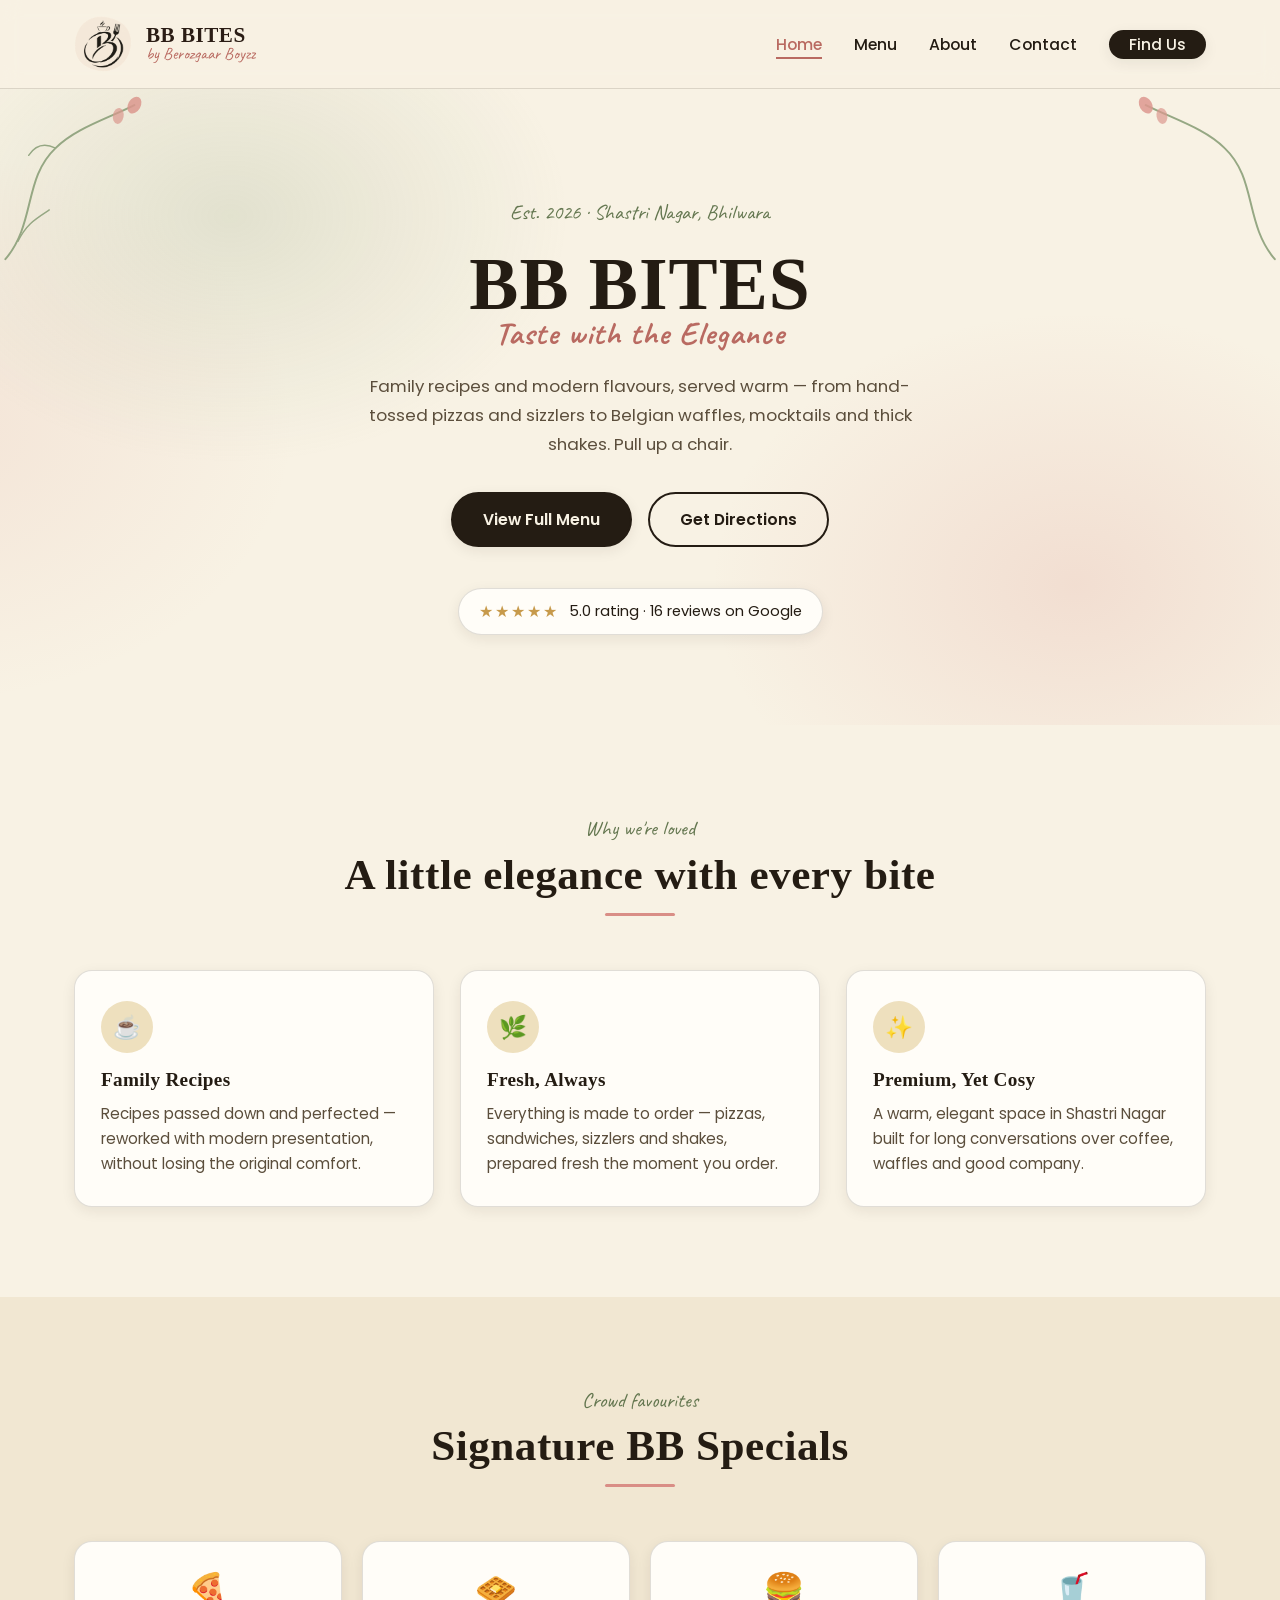
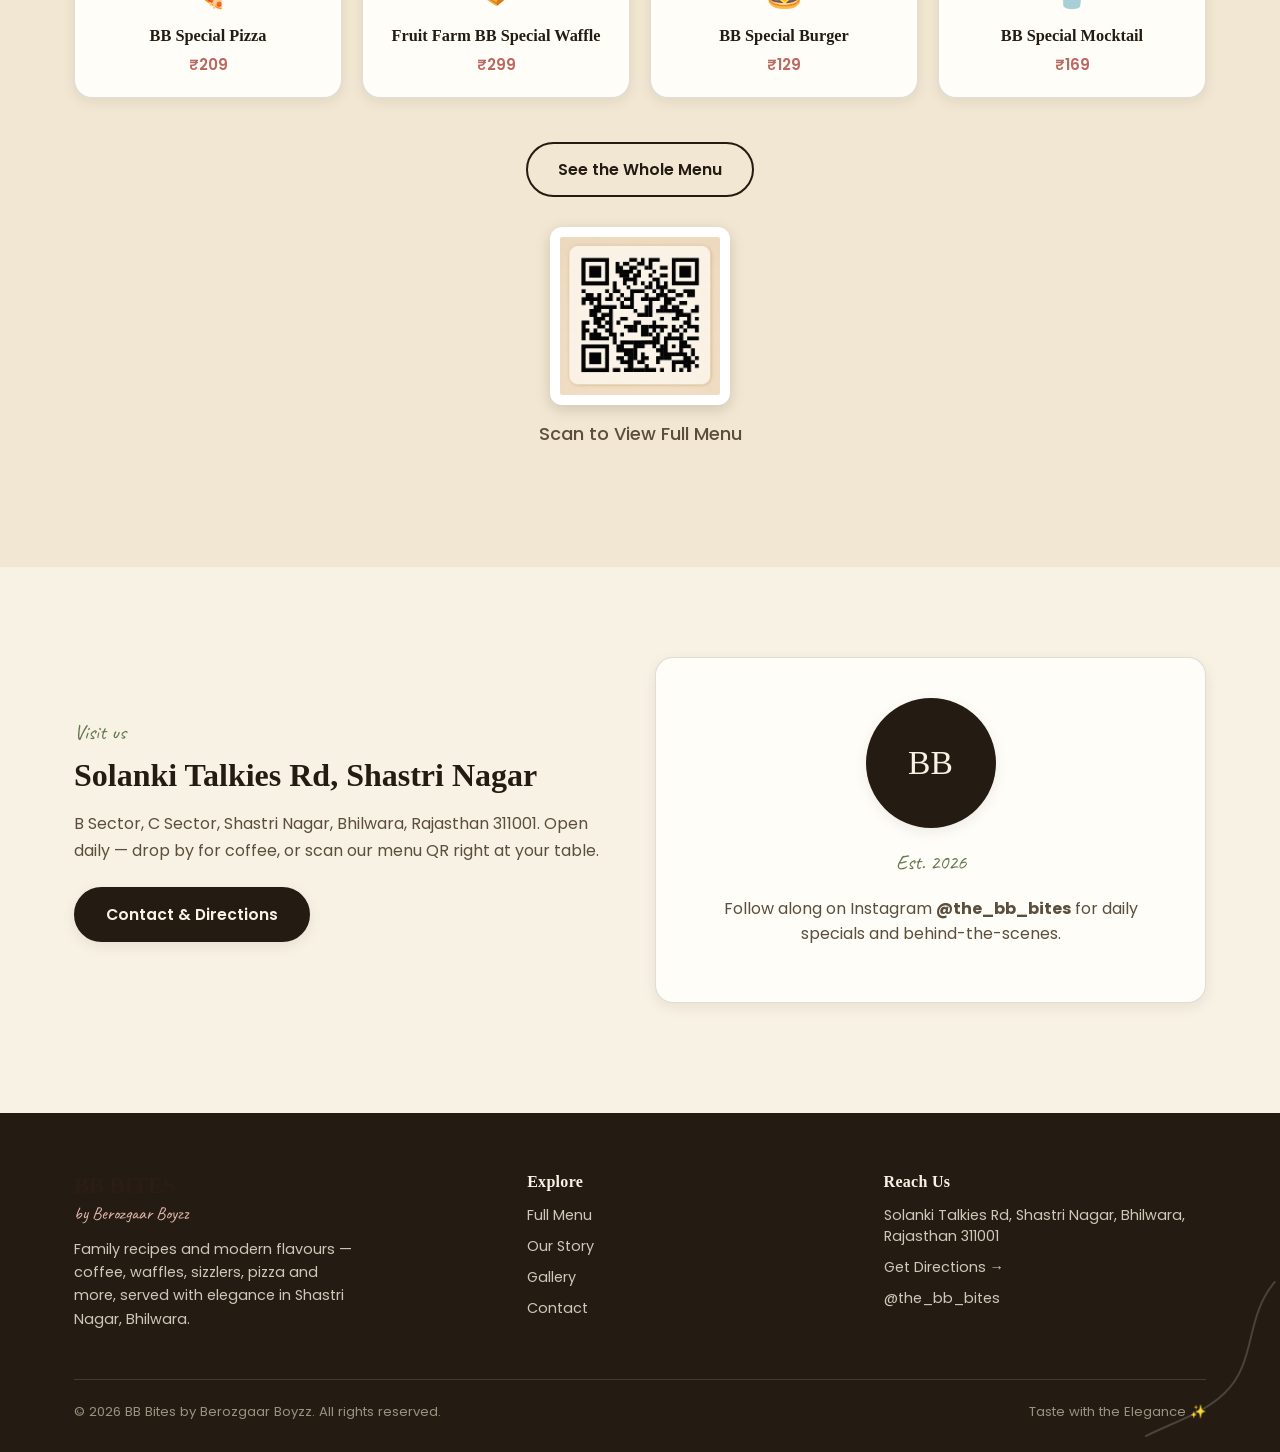
<file: index.html>
<!DOCTYPE html>
<html lang="en">
<head>
<meta charset="UTF-8">
<meta name="viewport" content="width=device-width, initial-scale=1.0">
<title>BB Bites by Berozgaar Boyzz — Taste with the Elegance</title>
<meta name="description" content="BB Bites — a cosy Bhilwara cafe serving coffee, waffles, sizzlers, pizza, shakes and more. Family recipes, modern flavours.">
<link rel="icon" href="data:,">
<link rel="stylesheet" href="style.css">
</head>
<body>

<header class="site-header">
  <nav class="nav wrap">
<a href="index.html" class="brand">
    <img src="images/logo.png" alt="BB Bites Logo" class="logo">

    <div class="brand-text">
        <span class="name">BB BITES</span>
        <span class="tag">by Berozgaar Boyzz</span>
    </div>
</a>
    <ul class="nav-links">
      <li><a href="index.html">Home</a></li>
      <li><a href="menu.html">Menu</a></li>
      <li><a href="about.html">About</a></li>
      
      <li><a href="contact.html">Contact</a></li>
      <li><a href="contact.html#location" class="nav-cta">Find Us</a></li>
    </ul>
    <button class="burger" aria-label="Toggle menu" aria-expanded="false"><span></span></button>
  </nav>
</header>

<main>

  <!-- HERO -->
  <section class="hero">
    <div class="hero-blob"></div>
    <svg class="leaf-corner tl" viewBox="0 0 200 200" aria-hidden="true">
      <path d="M6 190 C 40 150, 26 100, 62 66 C 84 44, 118 34, 150 18" stroke="#8CA07A" stroke-width="2.2" fill="none" stroke-linecap="round"/>
      <path d="M20 170 C 30 150, 40 145, 55 135" stroke="#8CA07A" stroke-width="1.6" fill="none" stroke-linecap="round"/>
      <ellipse cx="150" cy="18" rx="7" ry="10" fill="#D98E86" opacity="0.85" transform="rotate(30 150 18)"/>
      <ellipse cx="132" cy="30" rx="6" ry="9" fill="#D98E86" opacity="0.7" transform="rotate(10 132 30)"/>
      <path d="M62 66 C 50 60, 40 62, 32 74" stroke="#8CA07A" stroke-width="1.6" fill="none" stroke-linecap="round"/>
    </svg>
    <svg class="leaf-corner tr" viewBox="0 0 200 200" aria-hidden="true">
      <path d="M6 190 C 40 150, 26 100, 62 66 C 84 44, 118 34, 150 18" stroke="#8CA07A" stroke-width="2.2" fill="none" stroke-linecap="round"/>
      <ellipse cx="150" cy="18" rx="7" ry="10" fill="#D98E86" opacity="0.85" transform="rotate(30 150 18)"/>
      <ellipse cx="132" cy="30" rx="6" ry="9" fill="#D98E86" opacity="0.7" transform="rotate(10 132 30)"/>
    </svg>
    <div class="wrap">
      <span class="eyebrow">Est. 2026 · Shastri Nagar, Bhilwara</span>
      <h1>BB BITES
        <span class="script">Taste with the Elegance</span>
      </h1>
      <p class="lede">Family recipes and modern flavours, served warm — from hand-tossed pizzas and sizzlers to Belgian waffles, mocktails and thick shakes. Pull up a chair.</p>
      <div class="hero-actions">
        <a href="menu.html" class="btn btn-solid">View Full Menu</a>
        <a href="contact.html#location" class="btn btn-outline">Get Directions</a>
      </div>
      <div class="rating-strip">
        <span class="stars">★★★★★</span>
        <span>5.0 rating · 16 reviews on Google</span>
      </div>
    </div>
  </section>

  <!-- WHY BB BITES -->
  <section class="section">
    <div class="wrap">
      <div class="section-head">
        <span class="eyebrow">Why we're loved</span>
        <h2>A little elegance with every bite</h2>
        <div class="divider"></div>
      </div>
      <div class="grid-3">
        <div class="card">
          <div class="icon">☕</div>
          <h3>Family Recipes</h3>
          <p>Recipes passed down and perfected — reworked with modern presentation, without losing the original comfort.</p>
        </div>
        <div class="card">
          <div class="icon">🌿</div>
          <h3>Fresh, Always</h3>
          <p>Everything is made to order — pizzas, sandwiches, sizzlers and shakes, prepared fresh the moment you order.</p>
        </div>
        <div class="card">
          <div class="icon">✨</div>
          <h3>Premium, Yet Cosy</h3>
          <p>A warm, elegant space in Shastri Nagar built for long conversations over coffee, waffles and good company.</p>
        </div>
      </div>
    </div>
  </section>

  <!-- SIGNATURE PICKS -->
  <section class="section" style="background:var(--cream-deep);">
    <div class="wrap">
      <div class="section-head">
        <span class="eyebrow">Crowd favourites</span>
        <h2>Signature BB Specials</h2>
        <div class="divider"></div>
      </div>
      <div class="dish-strip">
        <div class="dish">
          <span class="emoji">🍕</span>
          <h4>BB Special Pizza</h4>
          <span class="price">₹209</span>
        </div>
        <div class="dish">
          <span class="emoji">🧇</span>
          <h4>Fruit Farm BB Special Waffle</h4>
          <span class="price">₹299</span>
        </div>
        <div class="dish">
          <span class="emoji">🍔</span>
          <h4>BB Special Burger</h4>
          <span class="price">₹129</span>
        </div>
        <div class="dish">
          <span class="emoji">🥤</span>
          <h4>BB Special Mocktail</h4>
          <span class="price">₹169</span>
        </div>
      </div>
      <div class="insta-cta">
        <a href="menu.html" class="btn btn-outline">See the Whole Menu</a>
      </div>
    </div>
    <div style="text-align:center; margin-top:30px;">
    <div class="menu-qr">
    <img src="images/menu-qr.png" alt="Menu QR">
    <p>Scan to View Full Menu</p>
    </div>
  
  </section>
  

  <!-- QUICK CONTACT / QR TEASER -->
  <section class="section">
    <div class="wrap grid-2">
      <div>
        <span class="eyebrow">Visit us</span>
        <h2 style="font-family:var(--f-display); font-size:2rem; margin:0.2em 0 0.5em;">Solanki Talkies Rd, Shastri Nagar</h2>
        <p style="color:var(--ink-soft); line-height:1.7;">B Sector, C Sector, Shastri Nagar, Bhilwara, Rajasthan 311001. Open daily — drop by for coffee, or scan our menu QR right at your table.</p>
        <div class="hero-actions" style="justify-content:flex-start; margin-top:1.4rem;">
          <a href="contact.html" class="btn btn-solid">Contact &amp; Directions</a>
        </div>
      </div>
      <div class="story-figure">
        <div class="badge-lg">BB</div>
        <p class="est">Est. 2026</p>
        <p style="color:var(--ink-soft); margin-top:10px;">Follow along on Instagram <strong>@the_bb_bites</strong> for daily specials and behind-the-scenes.</p>
      </div>
    </div>
  </section>

</main>

<footer class="site-footer">
  <svg class="leaf-corner br" viewBox="0 0 200 200" aria-hidden="true" style="opacity:0.18;">
    <path d="M6 190 C 40 150, 26 100, 62 66 C 84 44, 118 34, 150 18" stroke="#F8F2E4" stroke-width="2.2" fill="none" stroke-linecap="round"/>
  </svg>
  <div class="wrap">
    <div class="footer-grid">
      <div class="footer-brand">
        <span class="name">BB BITES</span>
        <span class="tag">by Berozgaar Boyzz</span>
        <p>Family recipes and modern flavours — coffee, waffles, sizzlers, pizza and more, served with elegance in Shastri Nagar, Bhilwara.</p>
      </div>
      <div class="footer-col">
        <h5>Explore</h5>
        <a href="menu.html">Full Menu</a>
        <a href="about.html">Our Story</a>
        <a href="gallery.html">Gallery</a>
        <a href="contact.html">Contact</a>
      </div>
      <div class="footer-col">
        <h5>Reach Us</h5>
        <p>Solanki Talkies Rd, Shastri Nagar, Bhilwara, Rajasthan 311001</p>
        <a href="https://maps.app.goo.gl/3ur3Chd5AxErweRk6?g_st=iw" target="_blank" rel="noopener">Get Directions →</a>
        <a href="https://instagram.com/the_bb_bites" target="_blank" rel="noopener">@the_bb_bites</a>
      </div>
    </div>
    <div class="footer-bottom">
      <span>© 2026 BB Bites by Berozgaar Boyzz. All rights reserved.</span>
      <span>Taste with the Elegance ✨</span>
    </div>
  </div>
</footer>

<script src="script.js"></script>
</body>
</html>
</file>
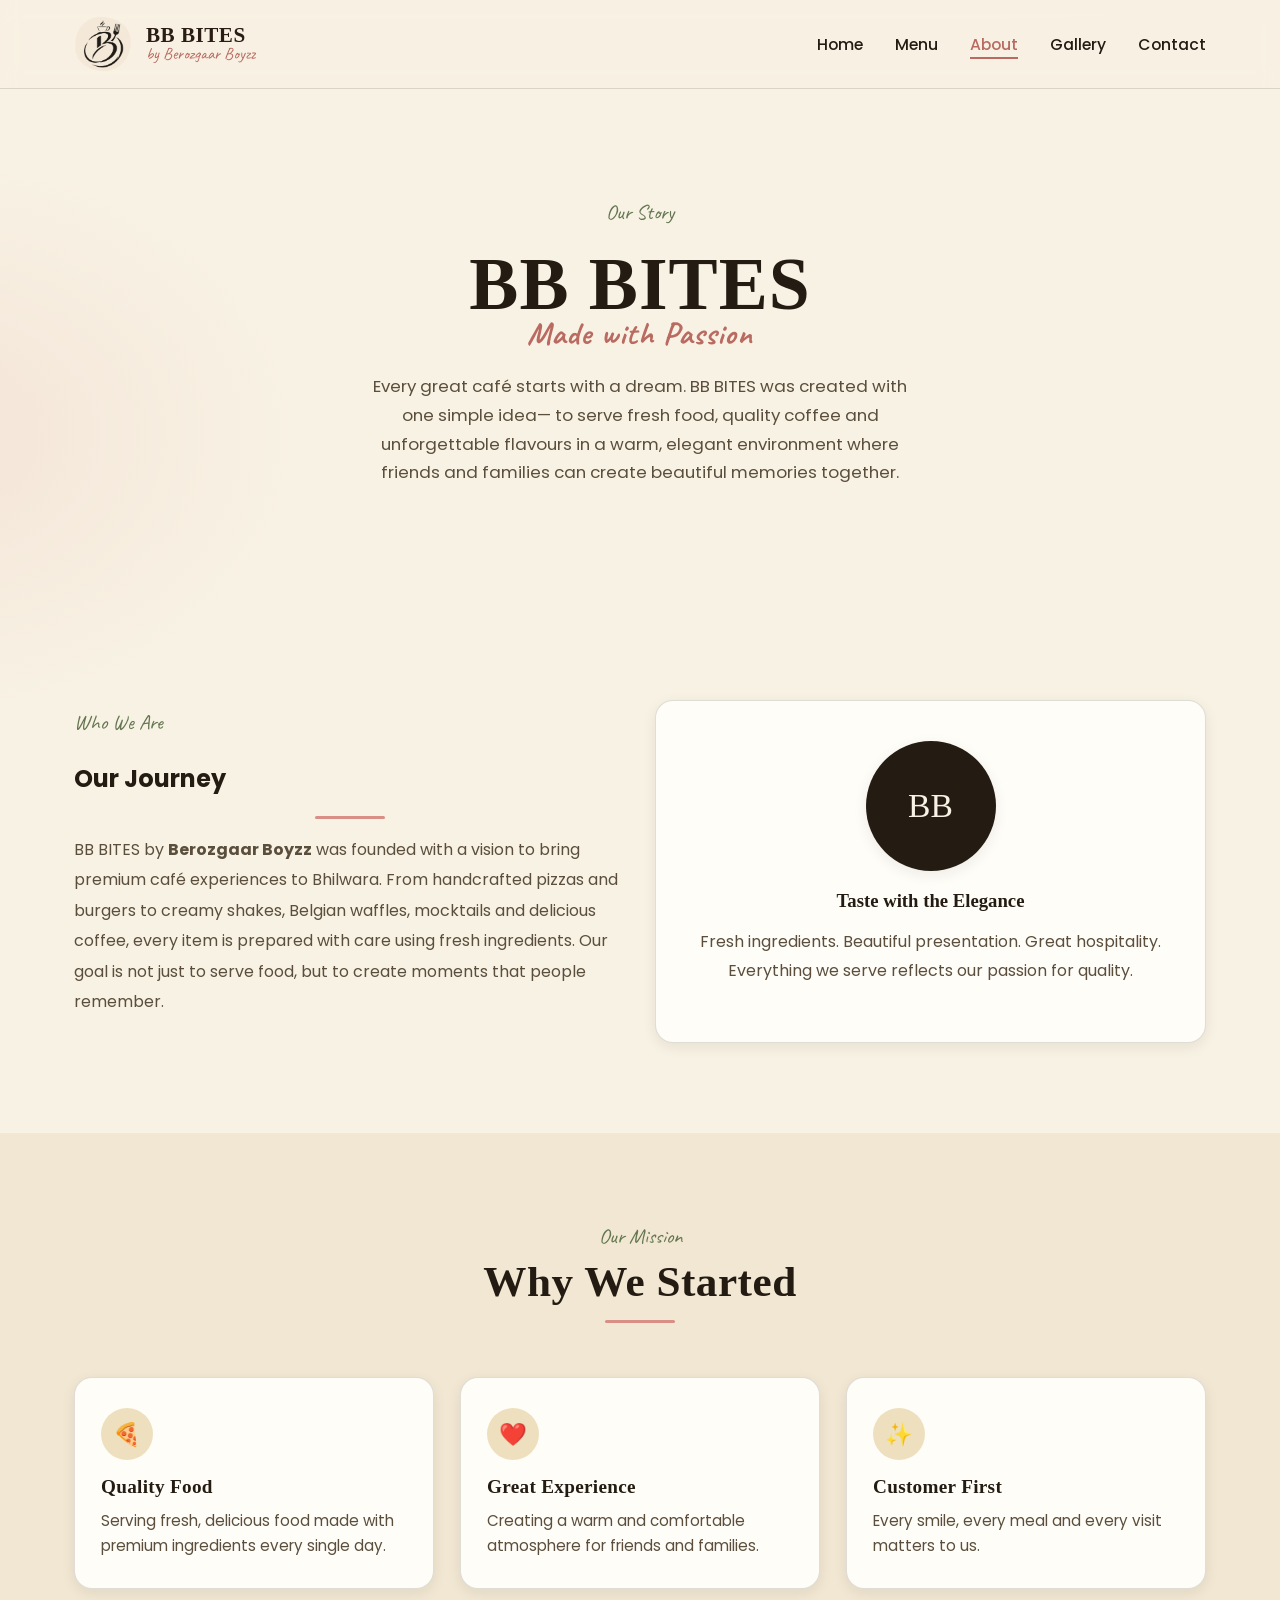
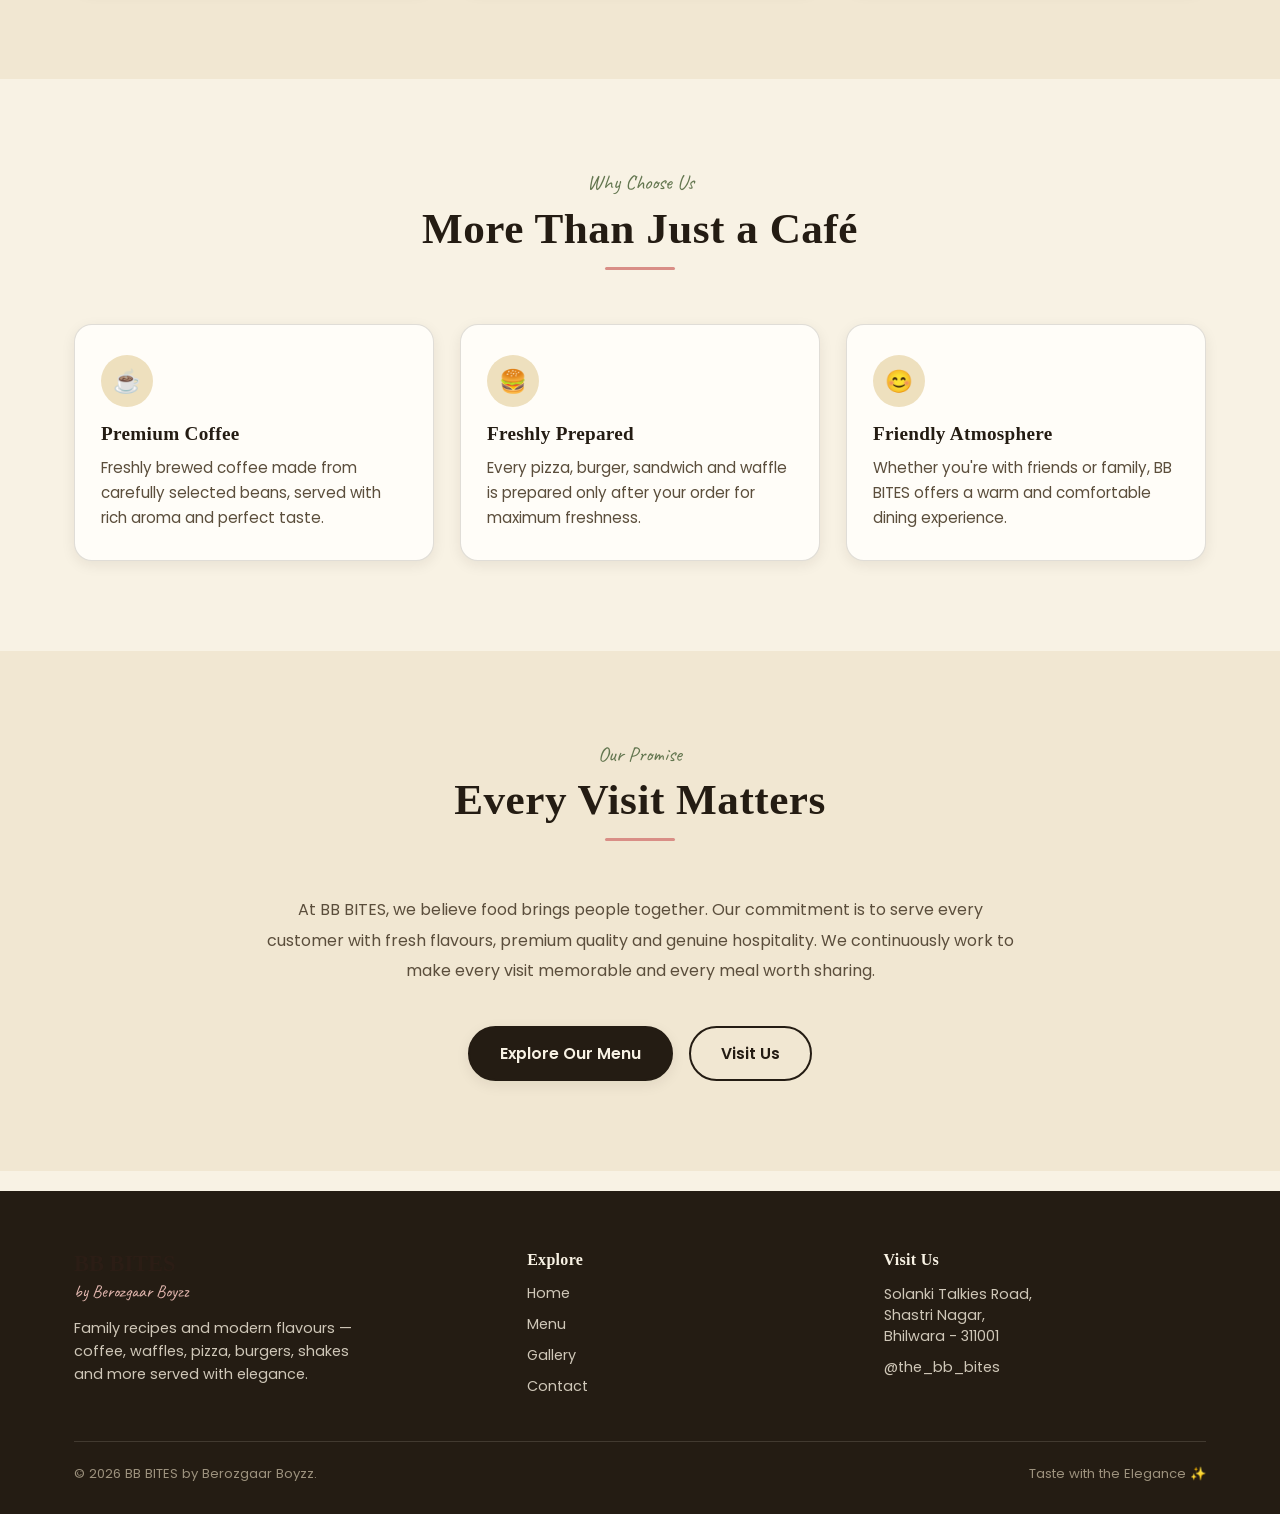
<file: about.html>
<!DOCTYPE html>
<html lang="en">
<head>
<meta charset="UTF-8">
<meta name="viewport" content="width=device-width, initial-scale=1.0">
<title>About | BB BITES</title>
<meta name="description" content="Learn the story behind BB BITES by Berozgaar Boyzz.">
<link rel="stylesheet" href="style.css">
</head>

<body>

<header class="site-header">
  <nav class="nav wrap">

    <a href="index.html" class="brand">
      <img src="images/logo.png" alt="BB Bites Logo" class="logo">

      <div class="brand-text">
        <span class="name">BB BITES</span>
        <span class="tag">by Berozgaar Boyzz</span>
      </div>
    </a>

    <ul class="nav-links">
      <li><a href="index.html">Home</a></li>
      <li><a href="menu.html">Menu</a></li>
      <li><a href="about.html" class="active">About</a></li>
      <li><a href="gallery.html">Gallery</a></li>
      <li><a href="contact.html">Contact</a></li>
    </ul>

    <button class="burger">
      <span></span>
    </button>

  </nav>
</header>

<main>

<section class="hero">
<div class="wrap">

<span class="eyebrow">
Our Story
</span>

<h1>
BB BITES
<span class="script">Made with Passion</span>
</h1>

<p class="lede">
Every great café starts with a dream. BB BITES was created with one simple idea—
to serve fresh food, quality coffee and unforgettable flavours in a warm, elegant
environment where friends and families can create beautiful memories together.
</p>

</div>
</section>

<section class="section">

<div class="wrap grid-2">

<div>

<span class="eyebrow">
Who We Are
</span>

<h2>
Our Journey
</h2>

<div class="divider"></div>

<p style="line-height:1.9;color:var(--ink-soft);">

BB BITES by <strong>Berozgaar Boyzz</strong> was founded with a vision to bring
premium café experiences to Bhilwara.

From handcrafted pizzas and burgers to creamy shakes,
Belgian waffles, mocktails and delicious coffee,
every item is prepared with care using fresh ingredients.

Our goal is not just to serve food,
but to create moments that people remember.

</p>

</div>

<div class="story-figure">

<div class="badge-lg">
BB
</div>

<h3 style="font-family:var(--f-display);margin-bottom:10px;">
Taste with the Elegance
</h3>

<p style="color:var(--ink-soft);line-height:1.8;">

Fresh ingredients.
Beautiful presentation.
Great hospitality.

Everything we serve reflects our passion for quality.

</p>

</div>

</div>

</section>

<section class="section" style="background:var(--cream-deep);">

<div class="wrap">

<div class="section-head">

<span class="eyebrow">
Our Mission
</span>

<h2>
Why We Started
</h2>

<div class="divider"></div>

</div>

<div class="grid-3">

<div class="card">

<div class="icon">🍕</div>

<h3>Quality Food</h3>

<p>

Serving fresh, delicious food made with premium ingredients every single day.

</p>

</div>

<div class="card">

<div class="icon">❤️</div>

<h3>Great Experience</h3>

<p>

Creating a warm and comfortable atmosphere for friends and families.

</p>

</div>

<div class="card">

<div class="icon">✨</div>

<h3>Customer First</h3>

<p>

Every smile, every meal and every visit matters to us.

</p>

</div>

</div>

</div>

</section>
  <section class="section">

  <div class="wrap">

    <div class="section-head">
      <span class="eyebrow">Why Choose Us</span>
      <h2>More Than Just a Café</h2>
      <div class="divider"></div>
    </div>

    <div class="grid-3">

      <div class="card">
        <div class="icon">☕</div>
        <h3>Premium Coffee</h3>
        <p>
          Freshly brewed coffee made from carefully selected beans,
          served with rich aroma and perfect taste.
        </p>
      </div>

      <div class="card">
        <div class="icon">🍔</div>
        <h3>Freshly Prepared</h3>
        <p>
          Every pizza, burger, sandwich and waffle is prepared only after
          your order for maximum freshness.
        </p>
      </div>

      <div class="card">
        <div class="icon">😊</div>
        <h3>Friendly Atmosphere</h3>
        <p>
          Whether you're with friends or family,
          BB BITES offers a warm and comfortable dining experience.
        </p>
      </div>

    </div>

  </div>

</section>

<section class="section" style="background:var(--cream-deep);">

  <div class="wrap">

    <div class="section-head">
      <span class="eyebrow">Our Promise</span>
      <h2>Every Visit Matters</h2>
      <div class="divider"></div>
    </div>

    <p style="max-width:760px;margin:auto;text-align:center;line-height:1.9;color:var(--ink-soft);">

      At BB BITES, we believe food brings people together.
      Our commitment is to serve every customer with fresh flavours,
      premium quality and genuine hospitality.
      We continuously work to make every visit memorable and every meal worth sharing.

    </p>

    <div class="hero-actions" style="margin-top:40px;justify-content:center;">
      <a href="menu.html" class="btn btn-solid">Explore Our Menu</a>
      <a href="contact.html" class="btn btn-outline">Visit Us</a>
    </div>

  </div>

</section>

</main>

<footer class="site-footer">

  <div class="wrap">

    <div class="footer-grid">

      <div class="footer-brand">
        <span class="name">BB BITES</span>
        <span class="tag">by Berozgaar Boyzz</span>

        <p>
          Family recipes and modern flavours —
          coffee, waffles, pizza, burgers,
          shakes and more served with elegance.
        </p>

      </div>

      <div class="footer-col">

        <h5>Explore</h5>

        <a href="index.html">Home</a>
        <a href="menu.html">Menu</a>
        <a href="gallery.html">Gallery</a>
        <a href="contact.html">Contact</a>

      </div>

      <div class="footer-col">

        <h5>Visit Us</h5>

        <p>
          Solanki Talkies Road,<br>
          Shastri Nagar,<br>
          Bhilwara - 311001
        </p>

        <a href="https://instagram.com/the_bb_bites" target="_blank">
          @the_bb_bites
        </a>

      </div>

    </div>

    <div class="footer-bottom">

      <span>
        © 2026 BB BITES by Berozgaar Boyzz.
      </span>

      <span>
        Taste with the Elegance ✨
      </span>

    </div>

  </div>

</footer>

<script src="script.js"></script>

</body>
</html>
</file>
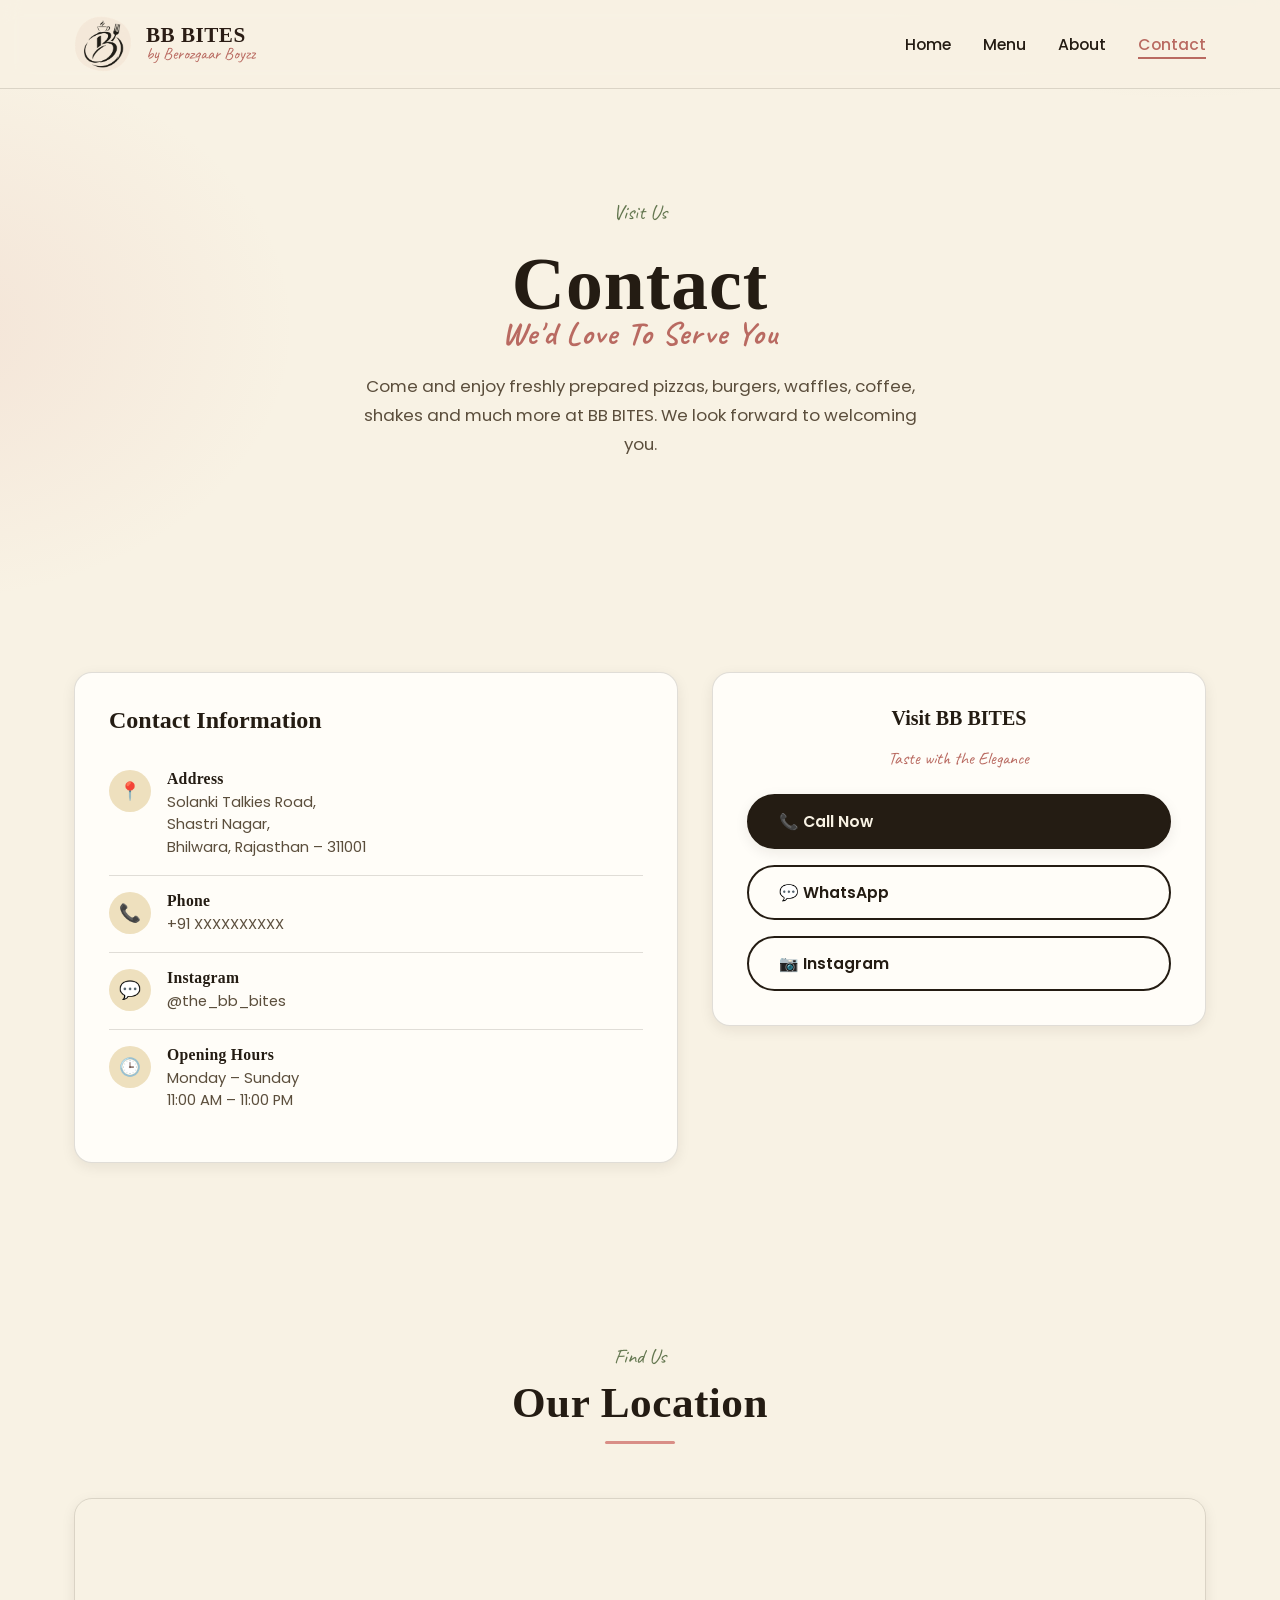
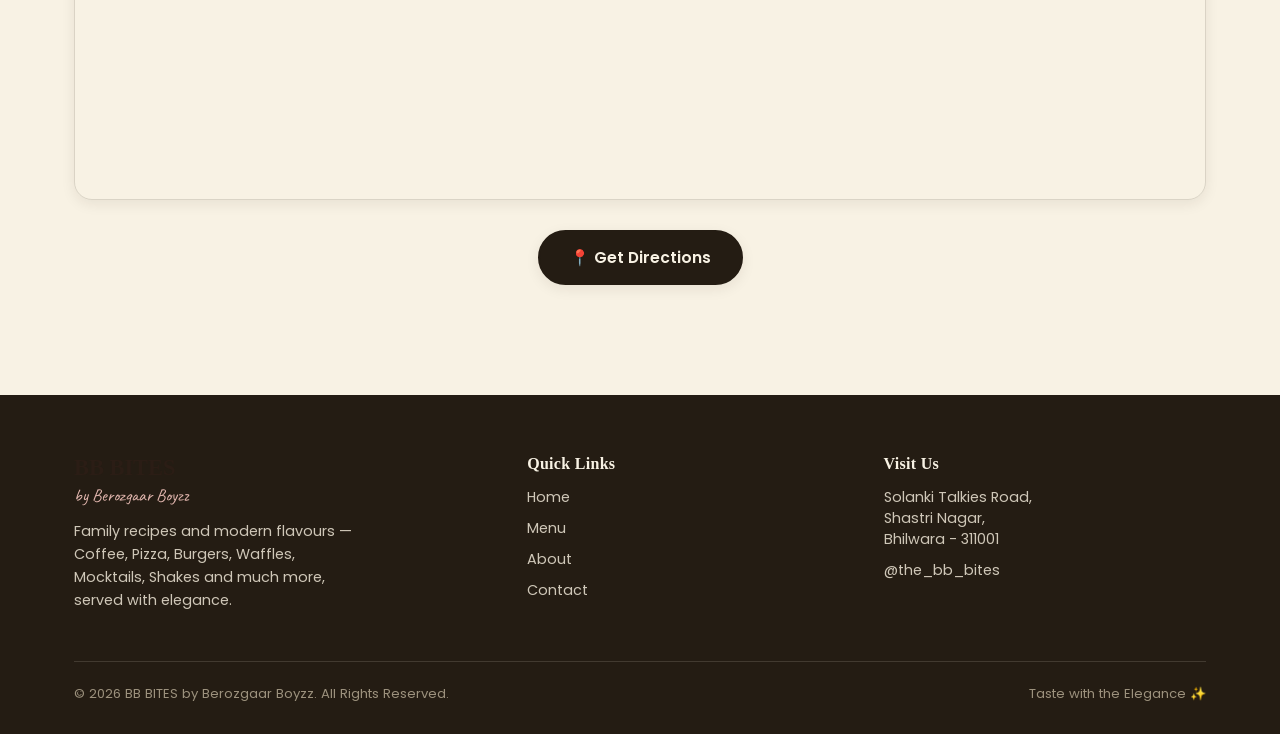
<file: contact.html>
<!DOCTYPE html>
<html lang="en">
<head>
<meta charset="UTF-8">
<meta name="viewport" content="width=device-width, initial-scale=1.0">
<title>Contact | BB BITES</title>
<meta name="description" content="Visit BB BITES in Shastri Nagar, Bhilwara. Contact us for directions and reservations.">
<link rel="stylesheet" href="style.css">
</head>

<body>

<header class="site-header">
  <nav class="nav wrap">

    <a href="index.html" class="brand">
      <img src="images/logo.png" alt="BB BITES Logo" class="logo">

      <div class="brand-text">
        <span class="name">BB BITES</span>
        <span class="tag">by Berozgaar Boyzz</span>
      </div>
    </a>

    <ul class="nav-links">
      <li><a href="index.html">Home</a></li>
      <li><a href="menu.html">Menu</a></li>
      <li><a href="about.html">About</a></li>
      <li><a href="contact.html" class="active">Contact</a></li>
    </ul>

    <button class="burger">
      <span></span>
    </button>

  </nav>
</header>

<main>

<section class="hero">

<div class="wrap">

<span class="eyebrow">Visit Us</span>

<h1>
Contact
<span class="script">We'd Love To Serve You</span>
</h1>

<p class="lede">
Come and enjoy freshly prepared pizzas, burgers, waffles,
coffee, shakes and much more at BB BITES.
We look forward to welcoming you.
</p>

</div>

</section>

<section class="section">

<div class="wrap contact-grid">

<div class="info-card">

<h2 style="font-family:var(--f-display);margin-top:0;">
Contact Information
</h2>

<div class="info-row">

<div class="ic">📍</div>

<div>

<h4>Address</h4>

<p>
Solanki Talkies Road,<br>
Shastri Nagar,<br>
Bhilwara, Rajasthan – 311001
</p>

</div>

</div>

<div class="info-row">

<div class="ic">📞</div>

<div>

<h4>Phone</h4>

<p>
+91 XXXXXXXXXX
</p>

</div>

</div>

<div class="info-row">

<div class="ic">💬</div>

<div>

<h4>Instagram</h4>

<p>@the_bb_bites</p>

</div>

</div>

<div class="info-row">

<div class="ic">🕒</div>

<div>

<h4>Opening Hours</h4>

<p>
Monday – Sunday<br>
11:00 AM – 11:00 PM
</p>

</div>

</div>

</div>

<div class="qr-card">

<h3>Visit BB BITES</h3>

<p class="script">
Taste with the Elegance
</p>

<div class="hero-actions" style="margin-top:25px;flex-direction:column;">

<a href="tel:+91XXXXXXXXXX" class="btn btn-solid">
📞 Call Now
</a>

<a href="https://wa.me/91XXXXXXXXXX" class="btn btn-outline">
💬 WhatsApp
</a>

<a href="https://instagram.com/the_bb_bites"
target="_blank"
class="btn btn-outline">

📷 Instagram

</a>

</div>

</div>

</div>

</section>
<section class="section" id="location">

  <div class="wrap">

    <div class="section-head">
      <span class="eyebrow">Find Us</span>
      <h2>Our Location</h2>
      <div class="divider"></div>
    </div>

    <div class="map-embed">

      <iframe
        src="https://www.google.com/maps?q=Solanki+Talkies+Road,+Shastri+Nagar,+Bhilwara,+Rajasthan+311001&output=embed"
        loading="lazy"
        allowfullscreen>
      </iframe>

    </div>

    <div class="hero-actions" style="margin-top:30px;justify-content:center;">

      <a href="https://maps.app.goo.gl/3ur3Chd5AxErweRk6?g_st=iw"
         target="_blank"
         class="btn btn-solid">
         📍 Get Directions
      </a>

    </div>

  </div>

</section>

</main>

<footer class="site-footer">

  <div class="wrap">

    <div class="footer-grid">

      <div class="footer-brand">
        <span class="name">BB BITES</span>
        <span class="tag">by Berozgaar Boyzz</span>

        <p>
          Family recipes and modern flavours —
          Coffee, Pizza, Burgers, Waffles,
          Mocktails, Shakes and much more,
          served with elegance.
        </p>
      </div>

      <div class="footer-col">

        <h5>Quick Links</h5>

        <a href="index.html">Home</a>
        <a href="menu.html">Menu</a>
        <a href="about.html">About</a>
        <a href="contact.html">Contact</a>

      </div>

      <div class="footer-col">

        <h5>Visit Us</h5>

        <p>
          Solanki Talkies Road,<br>
          Shastri Nagar,<br>
          Bhilwara - 311001
        </p>

        <a href="https://instagram.com/the_bb_bites" target="_blank">
          @the_bb_bites
        </a>

      </div>

    </div>

    <div class="footer-bottom">
      <span>© 2026 BB BITES by Berozgaar Boyzz. All Rights Reserved.</span>
      <span>Taste with the Elegance ✨</span>
    </div>

  </div>

</footer>

<script src="script.js"></script>

</body>
</html>
</file>
<file: style.css>
/* ==========================================================================
   BB BITES — by Berozgaar Boyzz
   Design tokens
   - Cream watercolor background, botanical coffee-cherry line art,
     brush-marker display type, script accent, clean geometric body type.
   ========================================================================== */

@import url('https://fonts.googleapis.com/css2?family=Permanent+Marker&family=Caveat:wght@500;700&family=Poppins:ital,wght@0,300;0,400;0,500;0,600;0,700;1,400&display=swap');

:root{
  /* colour */
  --cream:        #F8F2E4;
  --cream-deep:   #F1E7D2;
  --blob:         #EEE0BE;
  --ink:          #241C13;
  --ink-soft:     #5B4E3C;
  --sage:         #8CA07A;
  --sage-deep:    #63764F;
  --berry:        #D98E86;
  --berry-deep:   #B96A61;
  --coffee:       #5A3A24;
  --gold:         #C79A4B;
  --line:         rgba(36,28,19,0.14);
  --paper:        #FFFDF8;

  /* type */
  --f-display: 'Permanent Marker', cursive;
  --f-script:  'Caveat', cursive;
  --f-body:    'Poppins', sans-serif;

  /* layout */
  --maxw: 1180px;
  --radius: 18px;
  --radius-sm: 10px;
  --shadow: 0 10px 30px rgba(36,28,19,0.10);
  --shadow-sm: 0 4px 14px rgba(36,28,19,0.08);
}

*,*::before,*::after{ box-sizing:border-box; }

html{ scroll-behavior:smooth; }

@media (prefers-reduced-motion: reduce){
  html{ scroll-behavior:auto; }
  *,*::before,*::after{ animation-duration:0.001ms !important; animation-iteration-count:1 !important; transition-duration:0.001ms !important; }
}

body{
  margin:0;
  font-family:var(--f-body);
  color:var(--ink);
  background:
    radial-gradient(680px 480px at 92% -8%, rgba(140,160,122,0.16), transparent 60%),
    radial-gradient(620px 460px at -6% 14%, rgba(217,142,134,0.14), transparent 60%),
    var(--cream);
  min-height:100vh;
  -webkit-font-smoothing:antialiased;
  overflow-x:hidden;
}

img{ max-width:100%; display:block; }
a{ color:inherit; text-decoration:none; }
ul{ list-style:none; margin:0; padding:0; }
button{ font-family:inherit; }

.wrap{
  max-width:var(--maxw);
  margin-inline:auto;
  padding-inline:24px;
}

:focus-visible{
  outline:3px solid var(--sage-deep);
  outline-offset:3px;
  border-radius:4px;
}

/* ---------- decorative botanical corners (SVG, drawn to match brand) ---------- */
.leaf-corner{
  position:absolute;
  width:clamp(90px,14vw,190px);
  height:auto;
  opacity:0.9;
  pointer-events:none;
  z-index:0;
}
.leaf-corner.tl{ top:0; left:0; }
.leaf-corner.tr{ top:0; right:0; transform:scaleX(-1); }
.leaf-corner.bl{ bottom:0; left:0; transform:scaleY(-1); }
.leaf-corner.br{ bottom:0; right:0; transform:scale(-1,-1); }

/* ---------- header / nav ---------- */
.site-header{
  position:sticky;
  top:0;
  z-index:100;
  background:rgba(248,242,228,0.86);
  backdrop-filter:blur(10px);
  -webkit-backdrop-filter:blur(10px);
  border-bottom:1px solid var(--line);
}
.nav{
  display:flex;
  align-items:center;
  justify-content:space-between;
  padding-block:14px;
}
.brand{
  display:flex;
  align-items:center;
  gap:12px;
}
.brand-badge{
  width:46px; height:46px;
  border-radius:50%;
  background:var(--ink);
  color:var(--cream);
  display:flex; align-items:center; justify-content:center;
  font-family:var(--f-display);
  font-size:1.05rem;
  flex:none;
  box-shadow:var(--shadow-sm);
}
.brand-text{ line-height:1.05; }
.brand-text .name{
  font-family:var(--f-display);
  font-size:1.32rem;
  letter-spacing:0.5px;
  display:block;
}
.brand-text .tag{
  font-family:var(--f-script);
  font-size:1.05rem;
  color:var(--berry-deep);
  display:block;
  margin-top:-2px;
}

.nav-links{
  display:flex;
  gap:2rem;
  align-items:center;
}
.nav-links a{
  font-weight:500;
  font-size:0.98rem;
  position:relative;
  padding-block:4px;
}
.nav-links a::after{
  content:"";
  position:absolute; left:0; right:100%; bottom:0;
  height:2px; background:var(--berry-deep);
  transition:right .25s ease;
}
.nav-links a:hover::after,
.nav-links a.active::after{ right:0; }
.nav-links a.active{ color:var(--berry-deep); }

.nav-cta{
  background:var(--ink);
  color:var(--cream) !important;
  padding:10px 20px;
  border-radius:999px;
  font-weight:600;
  font-size:0.92rem;
  box-shadow:var(--shadow-sm);
  transition:transform .2s ease, background .2s ease;
}
.nav-cta:hover{ background:var(--coffee); transform:translateY(-1px); }

.burger{
  display:none;
  width:42px; height:42px;
  border:none;
  background:transparent;
  cursor:pointer;
  position:relative;
}
.burger span, .burger span::before, .burger span::after{
  content:"";
  position:absolute;
  left:9px; right:9px;
  height:2px;
  background:var(--ink);
  transition:transform .25s ease, opacity .2s ease, top .25s ease;
}
.burger span{ top:20px; }
.burger span::before{ top:-8px; }
.burger span::after{ top:8px; }
.burger.open span{ background:transparent; }
.burger.open span::before{ transform:rotate(45deg); top:0; }
.burger.open span::after{ transform:rotate(-45deg); top:0; }

/* ---------- hero ---------- */
.hero{
  position:relative;
  padding:clamp(60px,10vw,110px) 0 clamp(50px,8vw,90px);
  text-align:center;
  overflow:hidden;
}
.hero-blob{
  position:absolute;
  inset:0;
  z-index:0;
  background:
    radial-gradient(520px 380px at 18% 20%, rgba(140,160,122,0.20), transparent 65%),
    radial-gradient(560px 420px at 84% 78%, rgba(217,142,134,0.20), transparent 65%);
}
.hero .wrap{ position:relative; z-index:1; }
.eyebrow{
  font-family:var(--f-script);
  font-size:1.3rem;
  color:var(--sage-deep);
  display:inline-block;
  margin-bottom:6px;
}
.hero h1{
  font-family:var(--f-display);
  font-size:clamp(2.6rem,7vw,4.6rem);
  line-height:1.05;
  margin:0.2em 0 0.15em;
  letter-spacing:1px;
}
.hero .script{
  font-family:var(--f-script);
  font-size:clamp(1.4rem,3vw,2rem);
  color:var(--berry-deep);
  display:block;
  margin-top:-6px;
}
.hero p.lede{
  max-width:560px;
  margin:1.3em auto 2em;
  color:var(--ink-soft);
  font-size:1.05rem;
  line-height:1.7;
}
.hero-actions{
  display:flex;
  gap:16px;
  justify-content:center;
  flex-wrap:wrap;
}

.btn{
  display:inline-flex;
  align-items:center;
  gap:8px;
  padding:14px 30px;
  border-radius:999px;
  font-weight:600;
  font-size:0.98rem;
  cursor:pointer;
  border:2px solid var(--ink);
  transition:transform .2s ease, background .2s ease, color .2s ease, box-shadow .2s ease;
}
.btn-solid{
  background:var(--ink);
  color:var(--cream);
  box-shadow:var(--shadow-sm);
}
.btn-solid:hover{ background:var(--coffee); transform:translateY(-2px); box-shadow:var(--shadow); }
.btn-outline{ background:transparent; color:var(--ink); }
.btn-outline:hover{ background:var(--ink); color:var(--cream); transform:translateY(-2px); }

.rating-strip{
  margin-top:2.6rem;
  display:inline-flex;
  align-items:center;
  gap:10px;
  background:var(--paper);
  border:1px solid var(--line);
  padding:10px 20px;
  border-radius:999px;
  box-shadow:var(--shadow-sm);
  font-size:0.92rem;
}
.stars{ color:var(--gold); letter-spacing:2px; font-size:1rem; }

/* ---------- section shells ---------- */
.section{
  padding:clamp(50px,8vw,90px) 0;
  position:relative;
}
.section-head{
  text-align:center;
  max-width:640px;
  margin:0 auto clamp(32px,5vw,54px);
}
.section-head .eyebrow{ margin-bottom:2px; }
.section-head h2{
  font-family:var(--f-display);
  font-size:clamp(1.9rem,4vw,2.7rem);
  margin:0.15em 0 0.3em;
  letter-spacing:.5px;
}
.section-head p{ color:var(--ink-soft); line-height:1.7; }

.divider{
  width:70px; height:3px;
  background:var(--berry);
  border-radius:3px;
  margin:14px auto 0;
}

/* ---------- cards / grids ---------- */
.grid-3{
  display:grid;
  grid-template-columns:repeat(3,1fr);
  gap:26px;
}
.grid-2{
  display:grid;
  grid-template-columns:1fr 1fr;
  gap:30px;
  align-items:center;
}

.card{
  background:var(--paper);
  border:1px solid var(--line);
  border-radius:var(--radius);
  padding:30px 26px;
  box-shadow:var(--shadow-sm);
  transition:transform .25s ease, box-shadow .25s ease;
}
.card:hover{ transform:translateY(-6px); box-shadow:var(--shadow); }
.card .icon{
  width:52px; height:52px;
  border-radius:50%;
  background:var(--blob);
  display:flex; align-items:center; justify-content:center;
  margin-bottom:16px;
  font-size:1.4rem;
}
.card h3{
  font-family:var(--f-display);
  font-size:1.2rem;
  margin:0 0 10px;
  letter-spacing:.3px;
}
.card p{ color:var(--ink-soft); line-height:1.65; font-size:0.95rem; margin:0; }

/* ---------- signature dish strip (home) ---------- */
.dish-strip{
  display:grid;
  grid-template-columns:repeat(4,1fr);
  gap:20px;
}
.dish{
  position:relative;
  background:var(--paper);
  border:1px solid var(--line);
  border-radius:var(--radius);
  padding:24px 18px 20px;
  text-align:center;
  box-shadow:var(--shadow-sm);
  transition:transform .25s ease, box-shadow .25s ease;
}
.dish:hover{ transform:translateY(-6px) rotate(-0.5deg); box-shadow:var(--shadow); }
.dish .emoji{ font-size:2.1rem; display:block; margin-bottom:10px; }
.dish h4{ font-family:var(--f-display); font-size:1.02rem; margin:0 0 6px; }
.dish .price{ color:var(--berry-deep); font-weight:600; font-size:0.95rem; }

/* ---------- menu page ---------- */
.menu-tabs{
  display:flex;
  flex-wrap:wrap;
  gap:10px;
  justify-content:center;
  margin-bottom:40px;
  position:sticky;
  top:78px;
  z-index:20;
  background:rgba(248,242,228,0.9);
  backdrop-filter:blur(8px);
  padding:14px 0;
}
.menu-tab{
  padding:9px 18px;
  border-radius:999px;
  border:1.5px solid var(--line);
  background:var(--paper);
  font-size:0.86rem;
  font-weight:500;
  cursor:pointer;
  transition:all .2s ease;
  white-space:nowrap;
}
.menu-tab:hover{ border-color:var(--berry); }
.menu-tab.active{
  background:var(--ink);
  color:var(--cream);
  border-color:var(--ink);
}

.menu-category{
  margin-bottom:52px;
  scroll-margin-top:150px;
}
.menu-category-head{
  display:flex;
  align-items:baseline;
  gap:14px;
  margin-bottom:22px;
}
.menu-category-head h3{
  font-family:var(--f-display);
  font-size:1.7rem;
  color:var(--coffee);
  margin:0;
  letter-spacing:.5px;
}
.menu-category-head .rule{
  flex:1;
  height:1px;
  background:repeating-linear-gradient(90deg, var(--line) 0 6px, transparent 6px 12px);
}

.menu-list{
  display:grid;
  grid-template-columns:1fr 1fr;
  gap:12px 40px;
}
.menu-item{
  display:flex;
  align-items:baseline;
  gap:10px;
  padding:10px 0;
  border-bottom:1px dashed var(--line);
}
.menu-item .name{ font-weight:500; font-size:0.98rem; }
.menu-item .dots{
  flex:1;
  border-bottom:1px dotted var(--line);
  transform:translateY(-4px);
}
.menu-item .price{
  font-weight:600;
  color:var(--berry-deep);
  font-size:0.98rem;
  white-space:nowrap;
}
.menu-item .note{
  display:block;
  font-size:0.78rem;
  color:var(--ink-soft);
  font-weight:400;
}

/* ---------- about page ---------- */
.story-figure{
  background:var(--paper);
  border:1px solid var(--line);
  border-radius:var(--radius);
  box-shadow:var(--shadow-sm);
  padding:40px;
  text-align:center;
  position:relative;
}
.story-figure .badge-lg{
  width:130px;height:130px;
  border-radius:50%;
  background:var(--ink);
  color:var(--cream);
  display:flex;align-items:center;justify-content:center;
  font-family:var(--f-display);
  font-size:2.1rem;
  margin:0 auto 18px;
  box-shadow:var(--shadow-sm);
}
.story-figure .est{ font-family:var(--f-script); font-size:1.3rem; color:var(--sage-deep); }

.value-row{
  display:grid;
  grid-template-columns:repeat(3,1fr);
  gap:22px;
  margin-top:20px;
}

/* ---------- gallery ---------- */
.gallery-grid{
  display:grid;
  grid-template-columns:repeat(3,1fr);
  gap:6px;
}
.gallery-item{
  aspect-ratio:1/1;
  border-radius:12px;
  overflow:hidden;
  position:relative;
  background:var(--blob);
  display:flex;
  align-items:center;
  justify-content:center;
  text-align:center;
  padding:14px;
  transition:transform .3s ease;
}
.gallery-item:hover{ transform:scale(1.03); }
.gallery-item .emoji{ font-size:2.4rem; }
.gallery-item .cap{
  position:absolute; inset:auto 0 0 0;
  background:linear-gradient(0deg, rgba(36,28,19,0.72), transparent);
  color:#fff;
  font-size:0.78rem;
  padding:22px 10px 10px;
  opacity:0;
  transition:opacity .25s ease;
}
.gallery-item:hover .cap{ opacity:1; }

.gallery-item:nth-child(4n+1){ background:#EFE2C7; }
.gallery-item:nth-child(4n+2){ background:#EAD9DB; }
.gallery-item:nth-child(4n+3){ background:#E1E4D3; }
.gallery-item:nth-child(4n+4){ background:#EEE6D6; }

.insta-cta{
  text-align:center;
  margin-top:44px;
}

/* ---------- contact page ---------- */
.contact-grid{
  display:grid;
  grid-template-columns:1.1fr 0.9fr;
  gap:34px;
  align-items:start;
}
.info-card{
  background:var(--paper);
  border:1px solid var(--line);
  border-radius:var(--radius);
  box-shadow:var(--shadow-sm);
  padding:34px;
}
.info-row{
  display:flex;
  gap:16px;
  padding:16px 0;
  border-bottom:1px solid var(--line);
}
.info-row:last-child{ border-bottom:none; }
.info-row .ic{
  width:42px;height:42px;flex:none;
  border-radius:50%;
  background:var(--blob);
  display:flex;align-items:center;justify-content:center;
  font-size:1.1rem;
}
.info-row h4{ margin:0 0 3px; font-family:var(--f-display); font-size:0.98rem; letter-spacing:.3px; }
.info-row p{ margin:0; color:var(--ink-soft); font-size:0.92rem; line-height:1.55; }

.qr-card{
  background:var(--paper);
  border:1px solid var(--line);
  border-radius:var(--radius);
  box-shadow:var(--shadow-sm);
  padding:34px;
  text-align:center;
}
.qr-card h3{
  font-family:var(--f-display);
  font-size:1.25rem;
  margin:0 0 6px;
}
.qr-card .script{ font-family:var(--f-script); color:var(--berry-deep); font-size:1.1rem; }
.qr-box{
  width:190px; height:190px;
  margin:22px auto;
  background:#fff;
  border-radius:14px;
  border:1px solid var(--line);
  display:flex;
  align-items:center;
  justify-content:center;
  padding:12px;
  box-shadow:var(--shadow-sm);
}
.qr-box img{ width:100%; height:100%; }
.qr-card .hint{ font-size:0.85rem; color:var(--ink-soft); max-width:260px; margin:0 auto; }

.map-embed{
  margin-top:26px;
  border-radius:var(--radius);
  overflow:hidden;
  border:1px solid var(--line);
  box-shadow:var(--shadow-sm);
}
.map-embed iframe{ width:100%; height:300px; border:0; display:block; }

.hours-table{ width:100%; border-collapse:collapse; }
.hours-table td{ padding:8px 0; font-size:0.92rem; border-bottom:1px dashed var(--line); }
.hours-table td:last-child{ text-align:right; font-weight:600; }

/* ---------- footer ---------- */
.site-footer{
  position:relative;
  margin-top:20px;
  padding:60px 0 30px;
  background:var(--ink);
  color:var(--cream);
  overflow:hidden;
}
.site-footer .wrap{ position:relative; z-index:1; }
.footer-grid{
  display:grid;
  grid-template-columns:1.3fr 1fr 1fr;
  gap:34px;
  padding-bottom:34px;
  border-bottom:1px solid rgba(248,242,228,0.14);
}
.footer-brand .name{
  font-family:var(--f-display);
  font-size:1.4rem;
}
.footer-brand .tag{
  font-family:var(--f-script);
  color:#E3B7AF;
  font-size:1.1rem;
  display:block;
  margin:2px 0 12px;
}
.footer-brand p{ color:#CFC7B8; font-size:0.9rem; line-height:1.6; max-width:280px; }
.footer-col h5{
  font-family:var(--f-display);
  font-size:1rem;
  margin:0 0 14px;
  letter-spacing:.3px;
}
.footer-col a, .footer-col p{
  display:block;
  color:#CFC7B8;
  font-size:0.9rem;
  margin-bottom:10px;
  transition:color .2s ease;
}
.footer-col a:hover{ color:var(--cream); }
.footer-bottom{
  padding-top:22px;
  display:flex;
  justify-content:space-between;
  flex-wrap:wrap;
  gap:10px;
  font-size:0.82rem;
  color:#9C917D;
}

/* ---------- responsive ---------- */
@media (max-width:980px){
  .grid-3{ grid-template-columns:1fr 1fr; }
  .dish-strip{ grid-template-columns:repeat(2,1fr); }
  .contact-grid{ grid-template-columns:1fr; }
  .grid-2{ grid-template-columns:1fr; }
  .value-row{ grid-template-columns:1fr 1fr; }
  .footer-grid{ grid-template-columns:1fr 1fr; }
}

@media (max-width:760px){
  .nav-links.active,
.nav-links.open{
    display:flex !important;
    position:fixed;
    top:73px; left:0; right:0;
    background:var(--cream);
    flex-direction:column;
    align-items:flex-start;
    gap:0;
    padding:10px 24px 26px;
    border-bottom:1px solid var(--line);
    transform:translateY(-130%);
    transition:transform .3s ease;
    box-shadow:var(--shadow);
  }
  .nav-links.open{ transform:translateY(0); }
  .nav-links a{ padding:12px 0; width:100%; }
  .nav-links a::after{ display:none; }
  .nav-cta{ margin-top:8px; }
  .burger{ display:block; }

  .grid-3{ grid-template-columns:1fr; }
  .dish-strip{ grid-template-columns:1fr 1fr; }
  .menu-list{ grid-template-columns:1fr; }
  .gallery-grid{ grid-template-columns:repeat(2,1fr); }
  .value-row{ grid-template-columns:1fr; }
  .footer-grid{ grid-template-columns:1fr; }
  .menu-tabs{ top:70px; }
}

@media (max-width:480px){
  .dish-strip{ grid-template-columns:1fr; }
  .hero-actions{ flex-direction:column; align-items:stretch; }
  .hero-actions .btn{ justify-content:center; }
}
.logo{
    height:70px;
    width:auto;
    display:block;
}
.brand{
    display:flex;
    align-items:center;
    gap:12px;
    text-decoration:none;
}

.logo{
    width:60px;
    height:60px;
    border-radius:50%;
    object-fit:cover;
}

.brand-text{
    display:flex;
    flex-direction:column;
    line-height:1.1;
}

.name{
    font-size:22px;
    font-weight:700;
    color:#2b1d15;
}

.tag{
    font-size:13px;
    color:#6d5a4d;
}
/* ==========================
   MOBILE RESPONSIVE
========================== */

@media (max-width:768px){

  .wrap{
    width:92%;
    margin:auto;
  }

  .nav{
    padding:12px 0;
  }

  .brand{
    display:flex;
    align-items:center;
    gap:10px;
  }

  .logo{
    width:55px;
    height:55px;
  }

  .name{
    font-size:20px;
  }

  .tag{
    font-size:12px;
  }

  .nav-links{
    display:none;
  }

  .hero{
    padding:80px 0 50px;
    text-align:center;
  }

  .hero h1{
    font-size:42px;
    line-height:1.2;
  }

  .script{
    display:block;
    font-size:28px;
  }

  .lede{
    font-size:17px;
    line-height:1.7;
  }

  .hero-actions{
    flex-direction:column;
    gap:15px;
  }

  .btn{
    width:100%;
    text-align:center;
  }

  .grid-2,
  .grid-3{
    grid-template-columns:1fr;
  }

  .dish-strip{
    display:grid;
    grid-template-columns:1fr;
    gap:20px;
  }

  .card,
  .dish{
    width:100%;
  }

  .footer-grid{
    grid-template-columns:1fr;
    gap:30px;
  }

  .footer-bottom{
    flex-direction:column;
    text-align:center;
    gap:10px;
  }

}
.menu-qr{
    text-align:center;
    margin-top:25px;
}

.menu-qr img{
    width:180px;
    height:180px;
    border-radius:12px;
    background:#fff;
    padding:10px;
    box-shadow:0 4px 15px rgba(0,0,0,.15);
}

.menu-qr p{
    margin-top:10px;
    font-size:15px;
    color:#5b4e3c;
    font-weight:500;
}
.menu-qr{
    display: flex;
    flex-direction: column;
    align-items: center;
    justify-content: center;
    margin: 30px auto;
    text-align: center;
}

.menu-qr img{
    width: 180px;
    height: auto;
    display: block;
    margin: 0 auto 15px;
}

.menu-qr p{
    margin: 0;
    font-size: 18px;
}
</file>
